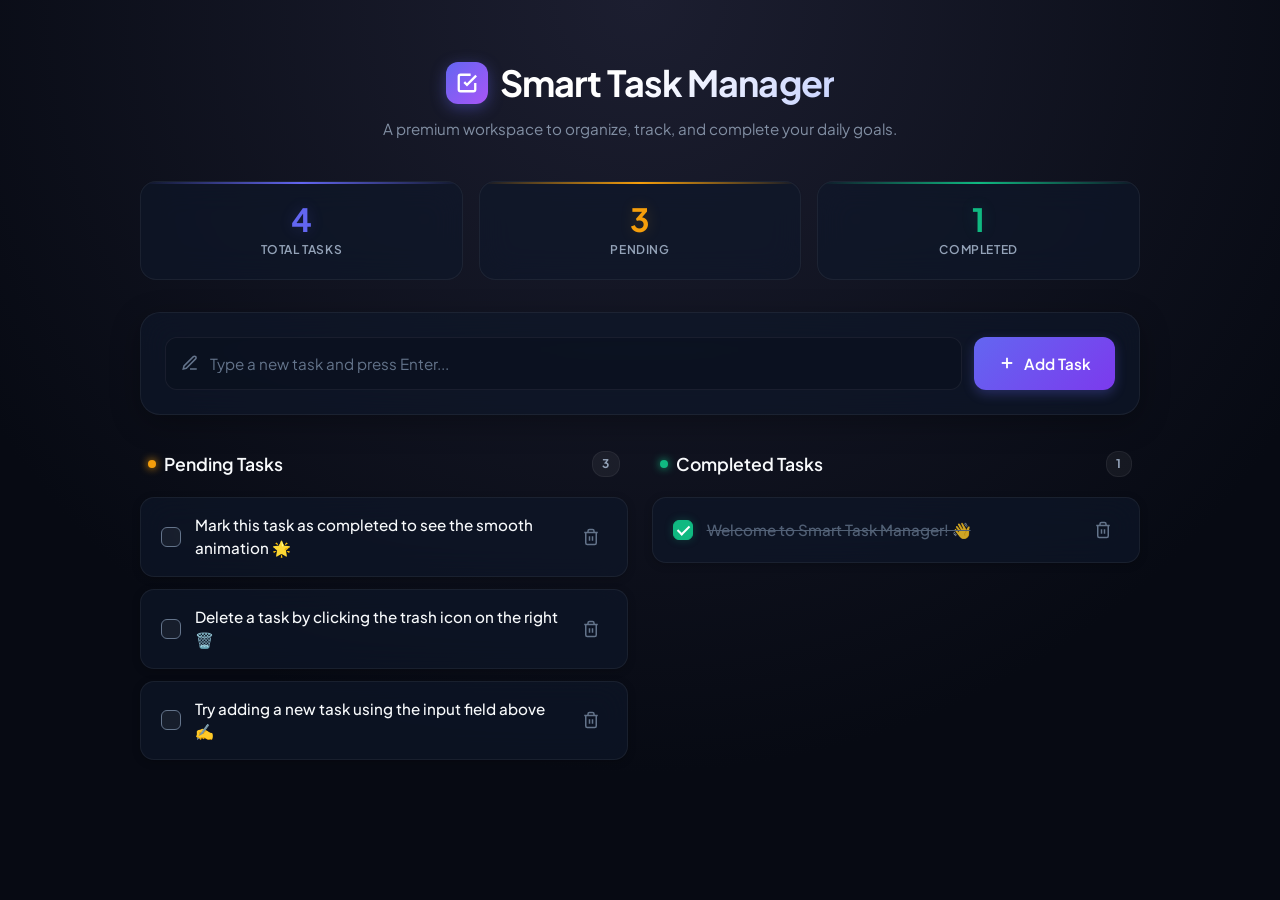
<file: index.html>
<!DOCTYPE html>
<html lang="en">
<head>
  <meta charset="UTF-8">
  <meta name="viewport" content="width=device-width, initial-scale=1.0">
  <title>Smart Task Manager</title>
  <!-- Link CSS stylesheet -->
  <link rel="stylesheet" href="style.css">
</head>
<body>
  <div class="app-container">
    
    <!-- Application Header -->
    <header class="app-header">
      <div class="brand">
        <div class="brand-icon">
          <!-- Custom task check SVG logo -->
          <svg viewBox="0 0 24 24">
            <polyline points="9 11 12 14 22 4"></polyline>
            <path d="M21 12v7a2 2 0 0 1-2 2H5a2 2 0 0 1-2-2V5a2 2 0 0 1 2-2h11"></path>
          </svg>
        </div>
        <h1 class="app-title">Smart Task Manager</h1>
      </div>
      <p class="app-subtitle">A premium workspace to organize, track, and complete your daily goals.</p>
    </header>

    <!-- Stats Dashboard Counters -->
    <section class="stats-grid" aria-label="Task Statistics">
      <div class="stat-card total" id="stat-total-card">
        <span class="stat-val" id="total-count">0</span>
        <span class="stat-label">Total Tasks</span>
      </div>
      <div class="stat-card pending" id="stat-pending-card">
        <span class="stat-val" id="pending-count">0</span>
        <span class="stat-label">Pending</span>
      </div>
      <div class="stat-card completed" id="stat-completed-card">
        <span class="stat-val" id="completed-count">0</span>
        <span class="stat-label">Completed</span>
      </div>
    </section>

    <!-- Task Input Section -->
    <section class="input-card">
      <form class="input-form" id="task-form">
        <div class="input-wrapper">
          <span class="input-icon">
            <svg viewBox="0 0 24 24">
              <path d="M12 20h9"></path>
              <path d="M16.5 3.5a2.121 2.121 0 0 1 3 3L7 19l-4 1 1-4L16.5 3.5z"></path>
            </svg>
          </span>
          <input type="text" class="task-input" id="task-input" placeholder="Type a new task and press Enter..." maxlength="120" required autocomplete="off">
        </div>
        <button type="submit" class="add-btn">
          <svg viewBox="0 0 24 24" fill="none" stroke="currentColor">
            <line x1="12" y1="5" x2="12" y2="19"></line>
            <line x1="5" y1="12" x2="19" y2="12"></line>
          </svg>
          Add Task
        </button>
      </form>
    </section>

    <!-- Split Task Lists Columns -->
    <main class="tasks-columns">
      
      <!-- Pending Column -->
      <section class="column" aria-label="Pending Tasks">
        <div class="column-header">
          <div class="column-title-wrapper">
            <span class="column-indicator pending-indicator"></span>
            <h2 class="column-title">Pending Tasks</h2>
          </div>
          <span class="column-badge" id="pending-badge">0</span>
        </div>
        <div class="task-list" id="pending-list">
          <!-- Pending Task Cards Rendered Dynamically -->
        </div>
      </section>

      <!-- Completed Column -->
      <section class="column" aria-label="Completed Tasks">
        <div class="column-header">
          <div class="column-title-wrapper">
            <span class="column-indicator completed-indicator"></span>
            <h2 class="column-title">Completed Tasks</h2>
          </div>
          <span class="column-badge" id="completed-badge">0</span>
        </div>
        <div class="task-list completed-tasks" id="completed-list">
          <!-- Completed Task Cards Rendered Dynamically -->
        </div>
      </section>

    </main>

  </div>

  <!-- Link JavaScript functionality -->
  <script src="script.js"></script>
</body>
</html>
</file>
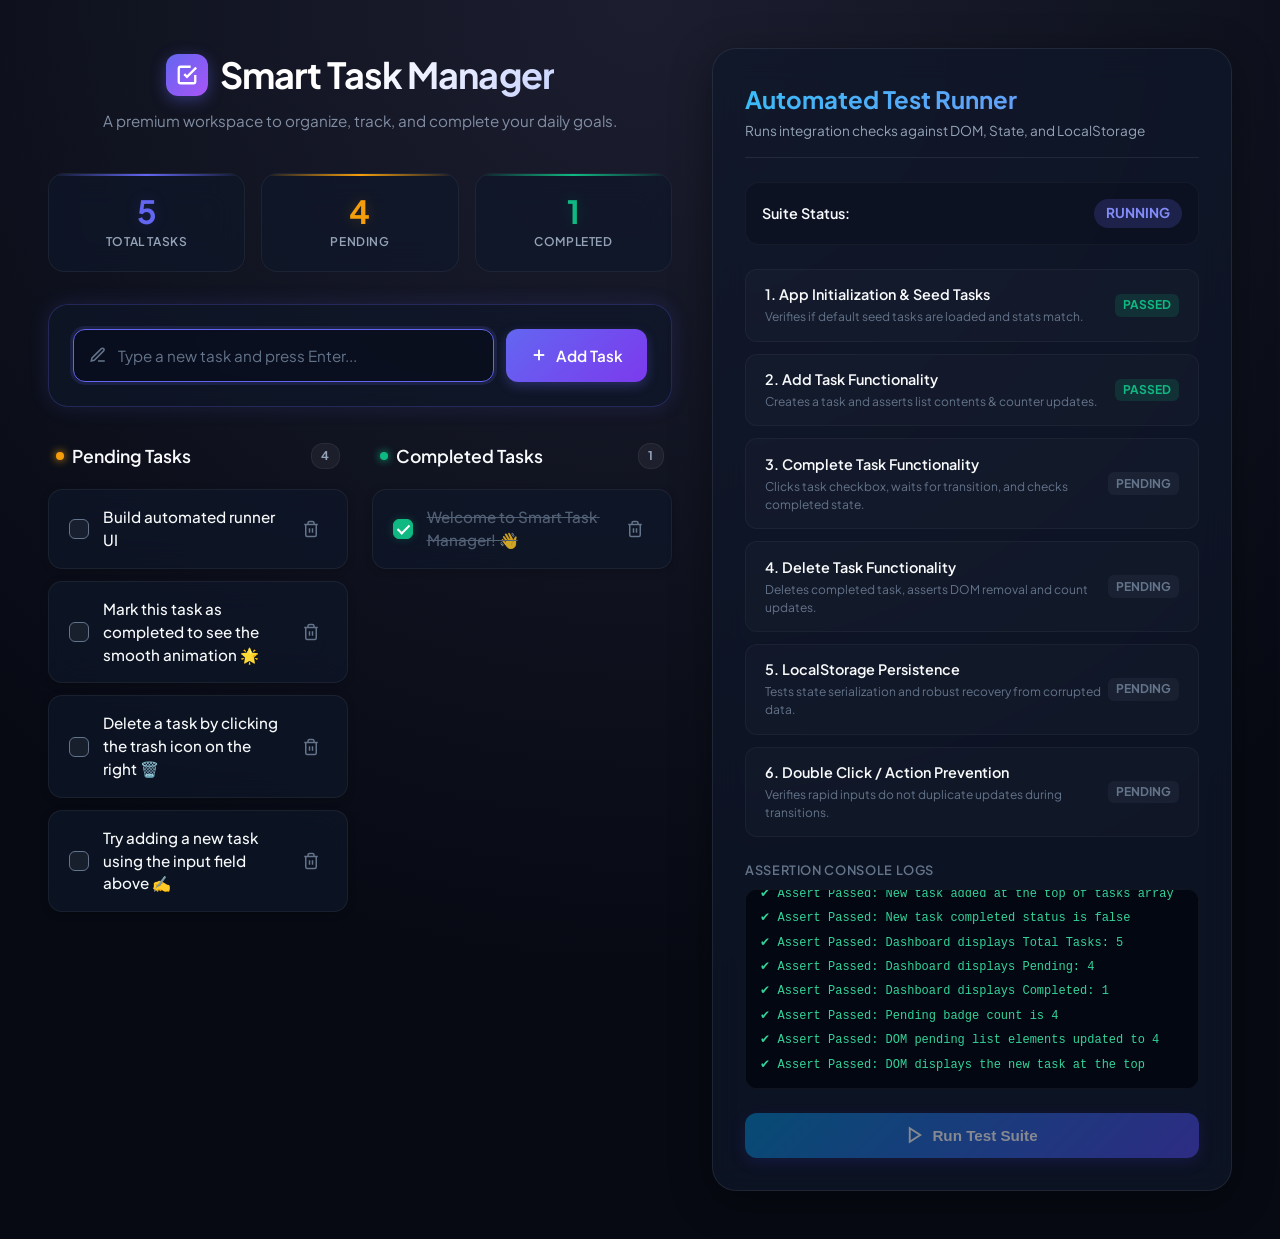
<file: integration_test.html>
<!DOCTYPE html>
<html lang="en">
<head>
  <meta charset="UTF-8">
  <meta name="viewport" content="width=device-width, initial-scale=1.0">
  <title>Smart Task Manager - Automated Integration Tests</title>
  <!-- Link main CSS stylesheet -->
  <link rel="stylesheet" href="style.css">
  
  <style>
    /* Styling for test container split layout */
    .test-wrapper {
      display: grid;
      grid-template-columns: 1.2fr 1fr;
      gap: 2.5rem;
      max-width: 1400px;
      margin: 0 auto;
      padding: 1.5rem;
    }

    /* Test Runner Panel Styling */
    .runner-panel {
      background: rgba(15, 23, 42, 0.7);
      backdrop-filter: blur(16px);
      -webkit-backdrop-filter: blur(16px);
      border: 1px solid rgba(255, 255, 255, 0.08);
      border-radius: 24px;
      padding: 2rem;
      box-shadow: 0 10px 40px rgba(0, 0, 0, 0.4);
      display: flex;
      flex-direction: column;
      gap: 1.5rem;
      height: fit-content;
    }

    .runner-header {
      border-bottom: 1px solid rgba(255, 255, 255, 0.08);
      padding-bottom: 1rem;
    }

    .runner-title {
      font-size: 1.5rem;
      font-weight: 700;
      background: linear-gradient(135deg, #38bdf8 0%, #818cf8 100%);
      -webkit-background-clip: text;
      -webkit-text-fill-color: transparent;
      margin-bottom: 0.25rem;
    }

    .runner-subtitle {
      color: #94a3b8;
      font-size: 0.85rem;
    }

    /* Suite status card */
    .status-summary {
      background: rgba(10, 15, 30, 0.5);
      border: 1px solid rgba(255, 255, 255, 0.04);
      border-radius: 14px;
      padding: 1rem;
      display: flex;
      justify-content: space-between;
      align-items: center;
    }

    .suite-status {
      font-weight: 700;
      text-transform: uppercase;
      font-size: 0.85rem;
      padding: 0.25rem 0.75rem;
      border-radius: 20px;
      display: inline-flex;
      align-items: center;
      gap: 0.5rem;
    }

    .status-idle { background: rgba(148, 163, 184, 0.15); color: #94a3b8; }
    .status-running { background: rgba(99, 102, 241, 0.2); color: #818cf8; animation: pulse 1.5s infinite; }
    .status-passed { background: rgba(16, 185, 129, 0.2); color: #34d399; box-shadow: 0 0 12px rgba(16, 185, 129, 0.25); }
    .status-failed { background: rgba(244, 63, 94, 0.2); color: #fb7185; box-shadow: 0 0 12px rgba(244, 63, 94, 0.25); }

    /* Test Case List */
    .test-cases {
      display: flex;
      flex-direction: column;
      gap: 0.75rem;
    }

    .test-item {
      background: rgba(255, 255, 255, 0.02);
      border: 1px solid rgba(255, 255, 255, 0.04);
      border-radius: 12px;
      padding: 0.9rem 1.2rem;
      display: flex;
      justify-content: space-between;
      align-items: center;
      transition: all 0.2s ease;
    }

    .test-item:hover {
      background: rgba(255, 255, 255, 0.04);
    }

    .test-info {
      display: flex;
      flex-direction: column;
      gap: 0.15rem;
    }

    .test-name {
      font-size: 0.9rem;
      font-weight: 600;
    }

    .test-desc {
      font-size: 0.75rem;
      color: #64748b;
    }

    .test-badge {
      font-size: 0.75rem;
      font-weight: 700;
      text-transform: uppercase;
      padding: 0.15rem 0.5rem;
      border-radius: 6px;
    }

    .badge-pending { background: rgba(100, 116, 139, 0.1); color: #64748b; }
    .badge-running { background: rgba(99, 102, 241, 0.1); color: #818cf8; }
    .badge-passed { background: rgba(16, 185, 129, 0.15); color: #10b981; }
    .badge-failed { background: rgba(244, 63, 94, 0.15); color: #f43f5e; }

    /* Console Log section */
    .test-log-wrapper {
      display: flex;
      flex-direction: column;
      gap: 0.5rem;
    }

    .test-log-title {
      font-size: 0.8rem;
      text-transform: uppercase;
      font-weight: 600;
      color: #64748b;
      letter-spacing: 0.05em;
    }

    .test-log {
      background: #030712;
      border: 1px solid rgba(255, 255, 255, 0.05);
      border-radius: 12px;
      padding: 0.9rem;
      font-family: 'Courier New', Courier, monospace;
      font-size: 0.75rem;
      color: #94a3b8;
      max-height: 200px;
      overflow-y: auto;
      display: flex;
      flex-direction: column;
      gap: 0.4rem;
    }

    .log-info { color: #94a3b8; }
    .log-success { color: #34d399; }
    .log-error { color: #fb7185; font-weight: 600; }

    /* Actions */
    .run-btn {
      background: linear-gradient(135deg, #0284c7, #4f46e5);
      color: #fff;
      border: none;
      padding: 0.85rem;
      border-radius: 12px;
      font-weight: 600;
      font-size: 0.95rem;
      cursor: pointer;
      display: flex;
      align-items: center;
      justify-content: center;
      gap: 0.5rem;
      transition: all 0.2s ease;
      box-shadow: 0 4px 15px rgba(79, 70, 229, 0.3);
    }

    .run-btn:hover {
      transform: translateY(-1px);
      box-shadow: 0 6px 20px rgba(79, 70, 229, 0.45);
      background: linear-gradient(135deg, #0369a1, #4338ca);
    }

    .run-btn:active {
      transform: translateY(1px);
    }

    @keyframes pulse {
      0%, 100% { opacity: 1; }
      50% { opacity: 0.6; }
    }

    @media (max-width: 1024px) {
      .test-wrapper {
        grid-template-columns: 1fr;
      }
    }
  </style>

  <script>
    // 1. Mock LocalStorage for Isolation
    const mockStore = {};
    const originalLocalStorage = window.localStorage;

    // Define mock localStorage properties
    const mockLocalStorage = {
      getItem: function(key) {
        return mockStore.hasOwnProperty(key) ? mockStore[key] : null;
      },
      setItem: function(key, value) {
        mockStore[key] = String(value);
      },
      removeItem: function(key) {
        delete mockStore[key];
      },
      clear: function() {
        for (let key in mockStore) {
          delete mockStore[key];
        }
      },
      get length() {
        return Object.keys(mockStore).length;
      },
      key: function(i) {
        const keys = Object.keys(mockStore);
        return keys[i] || null;
      }
    };

    // Override global localStorage
    Object.defineProperty(window, 'localStorage', {
      value: mockLocalStorage,
      writable: true
    });
  </script>
</head>
<body>

  <div class="test-wrapper">
    
    <!-- LEFT SIDE: The actual application interface -->
    <div class="app-section">
      <div class="app-container" style="margin: 0 auto; max-width: 100%;">
        
        <!-- Application Header -->
        <header class="app-header">
          <div class="brand">
            <div class="brand-icon">
              <svg viewBox="0 0 24 24">
                <polyline points="9 11 12 14 22 4"></polyline>
                <path d="M21 12v7a2 2 0 0 1-2 2H5a2 2 0 0 1-2-2V5a2 2 0 0 1 2-2h11"></path>
              </svg>
            </div>
            <h1 class="app-title">Smart Task Manager</h1>
          </div>
          <p class="app-subtitle">A premium workspace to organize, track, and complete your daily goals.</p>
        </header>

        <!-- Stats Dashboard Counters -->
        <section class="stats-grid" aria-label="Task Statistics">
          <div class="stat-card total" id="stat-total-card">
            <span class="stat-val" id="total-count">0</span>
            <span class="stat-label">Total Tasks</span>
          </div>
          <div class="stat-card pending" id="stat-pending-card">
            <span class="stat-val" id="pending-count">0</span>
            <span class="stat-label">Pending</span>
          </div>
          <div class="stat-card completed" id="stat-completed-card">
            <span class="stat-val" id="completed-count">0</span>
            <span class="stat-label">Completed</span>
          </div>
        </section>

        <!-- Task Input Section -->
        <section class="input-card">
          <form class="input-form" id="task-form">
            <div class="input-wrapper">
              <span class="input-icon">
                <svg viewBox="0 0 24 24">
                  <path d="M12 20h9"></path>
                  <path d="M16.5 3.5a2.121 2.121 0 0 1 3 3L7 19l-4 1 1-4L16.5 3.5z"></path>
                </svg>
              </span>
              <input type="text" class="task-input" id="task-input" placeholder="Type a new task and press Enter..." maxlength="120" required autocomplete="off">
            </div>
            <button type="submit" class="add-btn">
              <svg viewBox="0 0 24 24" fill="none" stroke="currentColor">
                <line x1="12" y1="5" x2="12" y2="19"></line>
                <line x1="5" y1="12" x2="19" y2="12"></line>
              </svg>
              Add Task
            </button>
          </form>
        </section>

        <!-- Split Task Lists Columns -->
        <main class="tasks-columns">
          
          <!-- Pending Column -->
          <section class="column" aria-label="Pending Tasks">
            <div class="column-header">
              <div class="column-title-wrapper">
                <span class="column-indicator pending-indicator"></span>
                <h2 class="column-title">Pending Tasks</h2>
              </div>
              <span class="column-badge" id="pending-badge">0</span>
            </div>
            <div class="task-list" id="pending-list">
              <!-- Pending Task Cards Rendered Dynamically -->
            </div>
          </section>

          <!-- Completed Column -->
          <section class="column" aria-label="Completed Tasks">
            <div class="column-header">
              <div class="column-title-wrapper">
                <span class="column-indicator completed-indicator"></span>
                <h2 class="column-title">Completed Tasks</h2>
              </div>
              <span class="column-badge" id="completed-badge">0</span>
            </div>
            <div class="task-list completed-tasks" id="completed-list">
              <!-- Completed Task Cards Rendered Dynamically -->
            </div>
          </section>

        </main>

      </div>
    </div>

    <!-- RIGHT SIDE: Test Runner Control Dashboard -->
    <div class="runner-section">
      <div class="runner-panel">
        
        <div class="runner-header">
          <h2 class="runner-title">Automated Test Runner</h2>
          <p class="runner-subtitle">Runs integration checks against DOM, State, and LocalStorage</p>
        </div>

        <div class="status-summary">
          <span style="font-size: 0.9rem; font-weight: 600;">Suite Status:</span>
          <span class="suite-status status-idle" id="suite-status-badge">Idle</span>
        </div>

        <!-- Test cases visualizer list -->
        <div class="test-cases">
          <div class="test-item" id="test-1">
            <div class="test-info">
              <span class="test-name">1. App Initialization & Seed Tasks</span>
              <span class="test-desc">Verifies if default seed tasks are loaded and stats match.</span>
            </div>
            <span class="test-badge badge-pending" id="test-1-badge">Pending</span>
          </div>

          <div class="test-item" id="test-2">
            <div class="test-info">
              <span class="test-name">2. Add Task Functionality</span>
              <span class="test-desc">Creates a task and asserts list contents & counter updates.</span>
            </div>
            <span class="test-badge badge-pending" id="test-2-badge">Pending</span>
          </div>

          <div class="test-item" id="test-3">
            <div class="test-info">
              <span class="test-name">3. Complete Task Functionality</span>
              <span class="test-desc">Clicks task checkbox, waits for transition, and checks completed state.</span>
            </div>
            <span class="test-badge badge-pending" id="test-3-badge">Pending</span>
          </div>

          <div class="test-item" id="test-4">
            <div class="test-info">
              <span class="test-name">4. Delete Task Functionality</span>
              <span class="test-desc">Deletes completed task, asserts DOM removal and count updates.</span>
            </div>
            <span class="test-badge badge-pending" id="test-4-badge">Pending</span>
          </div>

          <div class="test-item" id="test-5">
            <div class="test-info">
              <span class="test-name">5. LocalStorage Persistence</span>
              <span class="test-desc">Tests state serialization and robust recovery from corrupted data.</span>
            </div>
            <span class="test-badge badge-pending" id="test-5-badge">Pending</span>
          </div>

          <div class="test-item" id="test-6">
            <div class="test-info">
              <span class="test-name">6. Double Click / Action Prevention</span>
              <span class="test-desc">Verifies rapid inputs do not duplicate updates during transitions.</span>
            </div>
            <span class="test-badge badge-pending" id="test-6-badge">Pending</span>
          </div>
        </div>

        <!-- Terminal Log Console -->
        <div class="test-log-wrapper">
          <span class="test-log-title">Assertion Console Logs</span>
          <div class="test-log" id="test-log">
            <div class="log-info">> Test runner initialized. Click "Run Test Suite" to execute.</div>
          </div>
        </div>

        <button class="run-btn" id="run-test-btn">
          <svg width="18" height="18" viewBox="0 0 24 24" fill="none" stroke="currentColor" stroke-width="2.5">
            <polygon points="5 3 19 12 5 21 5 3"></polygon>
          </svg>
          Run Test Suite
        </button>

      </div>
    </div>

  </div>

  <!-- Load the main application logic script -->
  <script src="script.js"></script>

  <!-- Test Script Harness -->
  <script>
    const sleep = (ms) => new Promise(resolve => setTimeout(resolve, ms));

    const suiteStatusBadge = document.getElementById('suite-status-badge');
    const runTestBtn = document.getElementById('run-test-btn');
    const logConsole = document.getElementById('test-log');

    // UI Updates helpers
    function setSuiteStatus(status) {
      suiteStatusBadge.className = 'suite-status status-' + status;
      suiteStatusBadge.textContent = status;
    }

    function setTestStatus(testNum, status) {
      const badge = document.getElementById(`test-${testNum}-badge`);
      badge.className = `test-badge badge-${status}`;
      badge.textContent = status;
    }

    function log(message, type = 'info') {
      const div = document.createElement('div');
      div.className = `log-${type}`;
      div.textContent = `${type === 'error' ? '✖' : type === 'success' ? '✔' : '>'} ${message}`;
      logConsole.appendChild(div);
      logConsole.scrollTop = logConsole.scrollHeight;
    }

    function clearLogs() {
      logConsole.innerHTML = '';
    }

    // Custom Assertion Library
    function assert(condition, message) {
      if (!condition) {
        throw new Error(message);
      }
      log(`Assert Passed: ${message}`, 'success');
    }

    // Run Suite
    runTestBtn.addEventListener('click', async () => {
      runTestBtn.disabled = true;
      runTestBtn.style.opacity = 0.5;
      clearLogs();
      setSuiteStatus('running');

      // Reset test badges
      for (let i = 1; i <= 6; i++) {
        setTestStatus(i, 'pending');
      }

      log('Starting automated integration test suite...');
      
      try {
        // --- TEST 1: App Initialization & Seed Tasks ---
        setTestStatus(1, 'running');
        log('Resetting mock localStorage and loading seed tasks...');
        mockStore['smart_tasks'] = null; // force seeds load
        init(); // reload app script state
        
        assert(tasks.length === 4, 'Tasks array has exactly 4 items (seed tasks)');
        assert(tasks.filter(t => !t.completed).length === 3, 'In-memory has exactly 3 pending tasks');
        assert(tasks.filter(t => t.completed).length === 1, 'In-memory has exactly 1 completed task');
        
        // Assert UI counts
        assert(totalCountEl.textContent === '4', 'Dashboard displays Total Tasks: 4');
        assert(pendingCountEl.textContent === '3', 'Dashboard displays Pending: 3');
        assert(completedCountEl.textContent === '1', 'Dashboard displays Completed: 1');
        assert(pendingBadge.textContent === '3', 'Pending Column badge displays: 3');
        assert(completedBadge.textContent === '1', 'Completed Column badge displays: 1');

        // Check DOM list elements
        const domPending = pendingList.querySelectorAll('.task-item');
        const domCompleted = completedList.querySelectorAll('.task-item');
        assert(domPending.length === 3, 'DOM pending list has exactly 3 elements');
        assert(domCompleted.length === 1, 'DOM completed list has exactly 1 element');
        
        setTestStatus(1, 'passed');
        await sleep(600); // Visual delay

        // --- TEST 2: Add Task Functionality ---
        setTestStatus(2, 'running');
        log('Injecting task input "Build automated runner UI" and submitting...');
        
        taskInput.value = 'Build automated runner UI';
        taskForm.dispatchEvent(new Event('submit'));

        assert(taskInput.value === '', 'Task input is cleared after form submission');
        assert(tasks.length === 5, 'Tasks state increased to 5 items');
        assert(tasks[0].text === 'Build automated runner UI', 'New task added at the top of tasks array');
        assert(!tasks[0].completed, 'New task completed status is false');

        // Assert UI updates
        assert(totalCountEl.textContent === '5', 'Dashboard displays Total Tasks: 5');
        assert(pendingCountEl.textContent === '4', 'Dashboard displays Pending: 4');
        assert(completedCountEl.textContent === '1', 'Dashboard displays Completed: 1');
        assert(pendingBadge.textContent === '4', 'Pending badge count is 4');

        const domPendingAfterAdd = pendingList.querySelectorAll('.task-item');
        assert(domPendingAfterAdd.length === 4, 'DOM pending list elements updated to 4');
        assert(domPendingAfterAdd[0].querySelector('.task-text').textContent === 'Build automated runner UI', 'DOM displays the new task at the top');

        setTestStatus(2, 'passed');
        await sleep(600); // Visual delay

        // --- TEST 3: Complete Task Functionality ---
        setTestStatus(3, 'running');
        log('Completing the newly created task (clicking the task text to verify label for action)...');
        
        const addedTaskCard = pendingList.querySelectorAll('.task-item')[0];
        const addedTaskId = tasks[0].id;
        const textLabel = addedTaskCard.querySelector('.task-text');
        
        // Simulate click on the label text
        textLabel.click();

        assert(addedTaskCard.classList.contains('removing'), 'Task card immediately gains "removing" animation class');
        log('Waiting for animation transition (350ms)...');
        await sleep(350);

        // Check state update
        assert(tasks.find(t => t.id === addedTaskId).completed === true, 'Task completed status updated to true in state');
        assert(totalCountEl.textContent === '5', 'Dashboard Total Tasks remains 5');
        assert(pendingCountEl.textContent === '3', 'Dashboard Pending decreased to 3');
        assert(completedCountEl.textContent === '2', 'Dashboard Completed increased to 2');
        assert(pendingBadge.textContent === '3', 'Pending Badge displays 3');
        assert(completedBadge.textContent === '2', 'Completed Badge displays 2');

        const completedCards = completedList.querySelectorAll('.task-item');
        assert(completedCards[0].querySelector('.task-text').textContent === 'Build automated runner UI', 'Task is rendered in the Completed column');
        
        setTestStatus(3, 'passed');
        await sleep(600); // Visual delay

        // --- TEST 4: Delete Task Functionality ---
        setTestStatus(4, 'running');
        log('Deleting the completed task...');
        
        const targetCompletedCard = completedList.querySelectorAll('.task-item')[0];
        const deleteButton = targetCompletedCard.querySelector('.delete-btn');
        
        deleteButton.click();

        assert(targetCompletedCard.classList.contains('removing'), 'Task card gains "removing" animation class');
        log('Waiting for deletion transition (350ms)...');
        await sleep(350);

        assert(tasks.length === 4, 'Tasks state decreased back to 4');
        assert(tasks.find(t => t.id === addedTaskId) === undefined, 'Deleted task is no longer present in in-memory state');
        
        // Assert UI updates
        assert(totalCountEl.textContent === '4', 'Dashboard displays Total Tasks: 4');
        assert(pendingCountEl.textContent === '3', 'Dashboard displays Pending: 3');
        assert(completedCountEl.textContent === '1', 'Dashboard displays Completed: 1');
        assert(completedBadge.textContent === '1', 'Completed Badge is 1');

        setTestStatus(4, 'passed');
        await sleep(600); // Visual delay

        // --- TEST 5: LocalStorage Persistence ---
        setTestStatus(5, 'running');
        log('Checking LocalStorage serialization...');
        
        const serialized = mockStore['smart_tasks'];
        assert(!!serialized, 'LocalStorage has key "smart_tasks"');
        const parsed = JSON.parse(serialized);
        assert(parsed.length === 4, 'LocalStorage contains exactly 4 tasks');
        assert(parsed[0].id === tasks[0].id, 'LocalStorage state matches in-memory tasks state');

        log('Testing localStorage CORRUPTED JSON recovery bugfix...');
        mockStore['smart_tasks'] = "{invalid-json: true"; // Set corrupt value
        
        // Trigger init() which reads localStorage
        init(); 

        assert(tasks.length === 4, 'Application recovered from corrupted JSON and loaded default seed tasks');
        assert(tasks[0].id === 1, 'First seed task successfully re-instated');
        assert(JSON.parse(mockStore['smart_tasks']).length === 4, 'Valid fallback seed tasks written back to localStorage');

        setTestStatus(5, 'passed');
        await sleep(600); // Visual delay

        // --- TEST 6: Double Click / Action Prevention ---
        setTestStatus(6, 'running');
        log('Verifying double action spam prevention during transitions...');
        
        // Re-init state
        mockStore['smart_tasks'] = null;
        init();

        const firstCard = pendingList.querySelectorAll('.task-item')[0];
        const firstTaskId = tasks[0].id;
        const checkboxEl = firstCard.querySelector('input[type="checkbox"]');
        
        // Double-click the checkbox (dispatch multiple change events immediately)
        checkboxEl.click();
        checkboxEl.click();
        checkboxEl.click();

        log('Dispatched 3 rapid click updates. Verifying animation block...');
        assert(firstCard.classList.contains('removing'), 'Task card is in "removing" animation phase');
        
        await sleep(350);

        // State check: toggled exactly once
        const updatedTask = tasks.find(t => t.id === firstTaskId);
        assert(updatedTask.completed === true, 'Task completed status toggled exactly once (no multiple transition triggers)');
        
        setTestStatus(6, 'passed');
        await sleep(350);

        // Entire suite passed
        log('All automated integration test suites have PASSED successfully!', 'success');
        setSuiteStatus('passed');

      } catch (err) {
        log(`Test suite failed: ${err.message}`, 'error');
        setSuiteStatus('failed');
        // Find which test failed and set it to failed
        const runningBadge = document.querySelector('.test-badge.badge-running');
        if (runningBadge) {
          runningBadge.className = 'test-badge badge-failed';
          runningBadge.textContent = 'failed';
        }
      } finally {
        runTestBtn.disabled = false;
        runTestBtn.style.opacity = 1;
      }
    });

    // Autoplay on page load
    window.addEventListener('load', () => {
      setTimeout(() => {
        runTestBtn.click();
      }, 500);
    });
  </script>
</body>
</html>
</file>
<file: style.css>
@import url('https://fonts.googleapis.com/css2?family=Outfit:wght@300;400;500;600;700&family=Plus+Jakarta+Sans:wght@300;400;500;600;700&display=swap');

:root {
  /* Color Palette */
  --bg-dark: #070a13;
  --bg-slate-900: #0f172a;
  --bg-card: rgba(15, 23, 42, 0.65);
  --bg-card-hover: rgba(30, 41, 59, 0.8);
  --border-color: rgba(255, 255, 255, 0.06);
  --border-glow: rgba(99, 102, 241, 0.25);
  
  --text-primary: #f8fafc;
  --text-secondary: #94a3b8;
  --text-muted: #64748b;

  --primary: #6366f1;
  --primary-hover: #4f46e5;
  --primary-glow: rgba(99, 102, 241, 0.35);

  --success: #10b981;
  --success-glow: rgba(16, 185, 129, 0.25);

  --danger: #f43f5e;
  --danger-hover: #e11d48;
  --danger-glow: rgba(244, 63, 94, 0.2);

  --warning: #f59e0b;

  /* Typography */
  --font-family: 'Plus Jakarta Sans', 'Outfit', -apple-system, BlinkMacSystemFont, "Segoe UI", Roboto, sans-serif;

  /* Shadows & Blur */
  --shadow-sm: 0 2px 8px rgba(0, 0, 0, 0.2);
  --shadow-md: 0 8px 30px rgba(0, 0, 0, 0.3);
  --shadow-glow: 0 0 20px rgba(99, 102, 241, 0.15);
  --blur-val: 16px;

  /* Transitions */
  --transition-fast: 0.2s cubic-bezier(0.4, 0, 0.2, 1);
  --transition-normal: 0.3s cubic-bezier(0.4, 0, 0.2, 1);
}

/* Base resets */
* {
  box-sizing: border-box;
  margin: 0;
  padding: 0;
}

body {
  background: radial-gradient(circle at 50% 0%, #1c1e30 0%, var(--bg-dark) 70%);
  color: var(--text-primary);
  font-family: var(--font-family);
  min-height: 100vh;
  line-height: 1.5;
  overflow-x: hidden;
  padding: 1.5rem;
}

/* Main Container */
.app-container {
  max-width: 1000px;
  margin: 2rem auto;
  display: flex;
  flex-direction: column;
  gap: 2rem;
}

/* Header */
.app-header {
  text-align: center;
  margin-bottom: 0.5rem;
}

.brand {
  display: inline-flex;
  align-items: center;
  gap: 0.75rem;
  margin-bottom: 0.5rem;
}

.brand-icon {
  background: linear-gradient(135deg, var(--primary), #a855f7);
  width: 42px;
  height: 42px;
  border-radius: 12px;
  display: flex;
  align-items: center;
  justify-content: center;
  box-shadow: 0 4px 15px rgba(99, 102, 241, 0.4);
}

.brand-icon svg {
  width: 22px;
  height: 22px;
  fill: none;
  stroke: #ffffff;
  stroke-width: 2.5;
}

.app-title {
  font-size: 2.25rem;
  font-weight: 700;
  letter-spacing: -0.025em;
  background: linear-gradient(135deg, #ffffff 40%, #c7d2fe 100%);
  -webkit-background-clip: text;
  -webkit-text-fill-color: transparent;
}

.app-subtitle {
  color: var(--text-secondary);
  font-size: 0.95rem;
  font-weight: 400;
  opacity: 0.85;
}

/* Stats Counter Grid */
.stats-grid {
  display: grid;
  grid-template-columns: repeat(3, 1fr);
  gap: 1rem;
}

.stat-card {
  background: var(--bg-card);
  backdrop-filter: blur(var(--blur-val));
  -webkit-backdrop-filter: blur(var(--blur-val));
  border: 1px solid var(--border-color);
  border-radius: 16px;
  padding: 1.25rem;
  text-align: center;
  transition: var(--transition-normal);
  display: flex;
  flex-direction: column;
  gap: 0.25rem;
  position: relative;
  overflow: hidden;
}

.stat-card::before {
  content: '';
  position: absolute;
  top: 0;
  left: 0;
  right: 0;
  height: 2px;
  background: transparent;
  transition: var(--transition-normal);
}

.stat-card.total::before { background: linear-gradient(90deg, transparent, var(--primary), transparent); }
.stat-card.pending::before { background: linear-gradient(90deg, transparent, var(--warning), transparent); }
.stat-card.completed::before { background: linear-gradient(90deg, transparent, var(--success), transparent); }

.stat-card:hover {
  transform: translateY(-2px);
  border-color: rgba(255, 255, 255, 0.12);
  box-shadow: var(--shadow-md);
}

.stat-val {
  font-size: 2rem;
  font-weight: 700;
  line-height: 1.1;
}

.stat-card.total .stat-val { color: var(--primary); text-shadow: 0 0 15px rgba(99, 102, 241, 0.2); }
.stat-card.pending .stat-val { color: var(--warning); text-shadow: 0 0 15px rgba(245, 158, 11, 0.2); }
.stat-card.completed .stat-val { color: var(--success); text-shadow: 0 0 15px rgba(16, 185, 129, 0.2); }

.stat-label {
  font-size: 0.75rem;
  font-weight: 600;
  text-transform: uppercase;
  letter-spacing: 0.05em;
  color: var(--text-secondary);
}

/* Input Card Form */
.input-card {
  background: var(--bg-card);
  backdrop-filter: blur(var(--blur-val));
  -webkit-backdrop-filter: blur(var(--blur-val));
  border: 1px solid var(--border-color);
  border-radius: 20px;
  padding: 1.5rem;
  box-shadow: var(--shadow-md);
  transition: var(--transition-normal);
}

.input-card:focus-within {
  border-color: var(--border-glow);
  box-shadow: var(--shadow-glow);
}

.input-form {
  display: flex;
  gap: 0.75rem;
}

.input-wrapper {
  position: relative;
  flex-grow: 1;
}

.task-input {
  width: 100%;
  padding: 1rem 1.25rem 1rem 2.75rem;
  background: rgba(10, 15, 30, 0.6);
  border: 1px solid var(--border-color);
  border-radius: 12px;
  color: var(--text-primary);
  font-family: var(--font-family);
  font-size: 0.95rem;
  outline: none;
  transition: var(--transition-fast);
}

.task-input:focus {
  border-color: var(--primary);
  background: rgba(10, 15, 30, 0.85);
  box-shadow: 0 0 0 3px rgba(99, 102, 241, 0.15);
}

.task-input::placeholder {
  color: var(--text-muted);
}

.input-icon {
  position: absolute;
  left: 1rem;
  top: 50%;
  transform: translateY(-50%);
  color: var(--text-muted);
  pointer-events: none;
  display: flex;
  align-items: center;
}

.input-icon svg {
  width: 18px;
  height: 18px;
  stroke: currentColor;
  fill: none;
  stroke-width: 2;
}

.add-btn {
  background: linear-gradient(135deg, var(--primary), #7c3aed);
  border: none;
  border-radius: 12px;
  color: #ffffff;
  font-family: var(--font-family);
  font-weight: 600;
  font-size: 0.95rem;
  padding: 0 1.5rem;
  cursor: pointer;
  display: inline-flex;
  align-items: center;
  gap: 0.5rem;
  transition: var(--transition-fast);
  box-shadow: 0 4px 12px rgba(99, 102, 241, 0.3);
  white-space: nowrap;
}

.add-btn:hover {
  transform: translateY(-1px);
  box-shadow: 0 6px 16px rgba(99, 102, 241, 0.45);
  background: linear-gradient(135deg, #7c3aed, var(--primary));
}

.add-btn:active {
  transform: translateY(1px);
  box-shadow: 0 2px 6px rgba(99, 102, 241, 0.3);
}

.add-btn svg {
  width: 18px;
  height: 18px;
  stroke: currentColor;
  stroke-width: 2.5;
}

/* Two Column Task Grid Layout */
.tasks-columns {
  display: grid;
  grid-template-columns: 1fr 1fr;
  gap: 1.5rem;
}

.column {
  display: flex;
  flex-direction: column;
  gap: 1rem;
}

.column-header {
  display: flex;
  align-items: center;
  justify-content: space-between;
  padding: 0.25rem 0.5rem;
}

.column-title-wrapper {
  display: flex;
  align-items: center;
  gap: 0.5rem;
}

.column-indicator {
  width: 8px;
  height: 8px;
  border-radius: 50%;
}

.pending-indicator { background-color: var(--warning); box-shadow: 0 0 8px var(--warning); }
.completed-indicator { background-color: var(--success); box-shadow: 0 0 8px var(--success); }

.column-title {
  font-size: 1.1rem;
  font-weight: 600;
  color: var(--text-primary);
}

.column-badge {
  background: rgba(255, 255, 255, 0.05);
  border: 1px solid var(--border-color);
  padding: 0.2rem 0.6rem;
  border-radius: 12px;
  font-size: 0.75rem;
  font-weight: 700;
  color: var(--text-secondary);
}

.task-list {
  display: flex;
  flex-direction: column;
  gap: 0.75rem;
  min-height: 120px;
  border-radius: 16px;
  transition: var(--transition-normal);
  position: relative;
}

/* Empty State Styling */
.empty-state {
  display: flex;
  flex-direction: column;
  align-items: center;
  justify-content: center;
  gap: 0.5rem;
  border: 2px dashed rgba(255, 255, 255, 0.04);
  border-radius: 16px;
  padding: 2.5rem 1rem;
  text-align: center;
  color: var(--text-muted);
  height: 100%;
}

.empty-state svg {
  width: 32px;
  height: 32px;
  stroke: rgba(255, 255, 255, 0.15);
  stroke-width: 1.5;
  margin-bottom: 0.25rem;
}

.empty-state-text {
  font-size: 0.85rem;
  font-weight: 500;
}

/* Task Item Card */
.task-item {
  background: var(--bg-card);
  backdrop-filter: blur(var(--blur-val));
  -webkit-backdrop-filter: blur(var(--blur-val));
  border: 1px solid var(--border-color);
  border-radius: 14px;
  padding: 1rem 1.25rem;
  display: flex;
  align-items: center;
  justify-content: space-between;
  gap: 1rem;
  box-shadow: var(--shadow-sm);
  transition: all 0.3s cubic-bezier(0.25, 0.8, 0.25, 1);
  animation: slideIn var(--transition-normal);
}

.task-item:hover {
  transform: translateY(-2px);
  border-color: rgba(255, 255, 255, 0.1);
  background: var(--bg-card-hover);
  box-shadow: var(--shadow-md);
}

.task-item.removing {
  animation: slideOut var(--transition-normal) forwards;
}

.task-left {
  display: flex;
  align-items: center;
  gap: 0.85rem;
  flex-grow: 1;
  min-width: 0; /* allows text truncation inside flexbox */
}

/* Custom Styled Checkbox */
.checkbox-container {
  display: block;
  position: relative;
  width: 20px;
  height: 20px;
  cursor: pointer;
  user-select: none;
  flex-shrink: 0;
}

.checkbox-container input {
  position: absolute;
  opacity: 0;
  cursor: pointer;
  height: 0;
  width: 0;
}

.checkmark {
  position: absolute;
  top: 0;
  left: 0;
  height: 20px;
  width: 20px;
  background-color: rgba(255, 255, 255, 0.05);
  border: 1.5px solid var(--text-muted);
  border-radius: 6px;
  transition: var(--transition-fast);
}

.checkbox-container:hover input ~ .checkmark {
  border-color: var(--primary);
  background-color: rgba(99, 102, 241, 0.05);
}

.checkbox-container input:checked ~ .checkmark {
  background-color: var(--success);
  border-color: var(--success);
  box-shadow: 0 0 8px var(--success-glow);
}

.checkmark::after {
  content: "";
  position: absolute;
  display: none;
  left: 6px;
  top: 2px;
  width: 5px;
  height: 10px;
  border: solid #ffffff;
  border-width: 0 2px 2px 0;
  transform: rotate(45deg);
}

.checkbox-container input:checked ~ .checkmark::after {
  display: block;
}

/* Task Content Text */
.task-text {
  font-size: 0.95rem;
  font-weight: 500;
  color: var(--text-primary);
  overflow-wrap: break-word;
  word-break: break-word;
  white-space: pre-wrap;
  transition: var(--transition-normal);
}

.completed-tasks .task-text {
  color: var(--text-muted);
  text-decoration: line-through;
  opacity: 0.8;
}

/* Action Buttons (Delete) */
.delete-btn {
  background: transparent;
  border: none;
  color: var(--text-muted);
  width: 32px;
  height: 32px;
  border-radius: 8px;
  display: flex;
  align-items: center;
  justify-content: center;
  cursor: pointer;
  transition: var(--transition-fast);
  flex-shrink: 0;
}

.delete-btn:hover {
  background: var(--danger-glow);
  color: var(--danger);
  transform: scale(1.05);
}

.delete-btn:active {
  transform: scale(0.95);
}

.delete-btn svg {
  width: 18px;
  height: 18px;
  stroke: currentColor;
  fill: none;
  stroke-width: 2;
}

/* Animations Definitions */
@keyframes slideIn {
  0% {
    opacity: 0;
    transform: translateY(12px) scale(0.98);
  }
  100% {
    opacity: 1;
    transform: translateY(0) scale(1);
  }
}

@keyframes slideOut {
  0% {
    opacity: 1;
    transform: scale(1);
    max-height: 80px;
    padding-top: 1rem;
    padding-bottom: 1rem;
    margin-bottom: 0.75rem;
  }
  100% {
    opacity: 0;
    transform: scale(0.95) translateY(-8px);
    max-height: 0;
    padding-top: 0;
    padding-bottom: 0;
    margin-bottom: 0;
    border-width: 0;
  }
}

/* Media Queries for Mobile Responsiveness */
@media (max-width: 768px) {
  body {
    padding: 1rem;
  }

  .app-container {
    margin: 1rem auto;
    gap: 1.5rem;
  }

  .app-title {
    font-size: 1.75rem;
  }

  .stats-grid {
    gap: 0.75rem;
  }

  .stat-card {
    padding: 1rem 0.5rem;
  }

  .stat-val {
    font-size: 1.5rem;
  }

  .stat-label {
    font-size: 0.65rem;
  }

  .input-card {
    padding: 1.25rem;
  }

  .input-form {
    flex-direction: column;
    gap: 0.75rem;
  }

  .add-btn {
    padding: 0.85rem;
    justify-content: center;
    width: 100%;
  }

  .tasks-columns {
    grid-template-columns: 1fr;
    gap: 1.5rem;
  }

  .task-list {
    min-height: 80px;
  }
}

@media (max-width: 480px) {
  .app-title {
    font-size: 1.5rem;
  }
  .brand-icon {
    width: 36px;
    height: 36px;
  }
  .brand-icon svg {
    width: 18px;
    height: 18px;
  }
}
</file>
